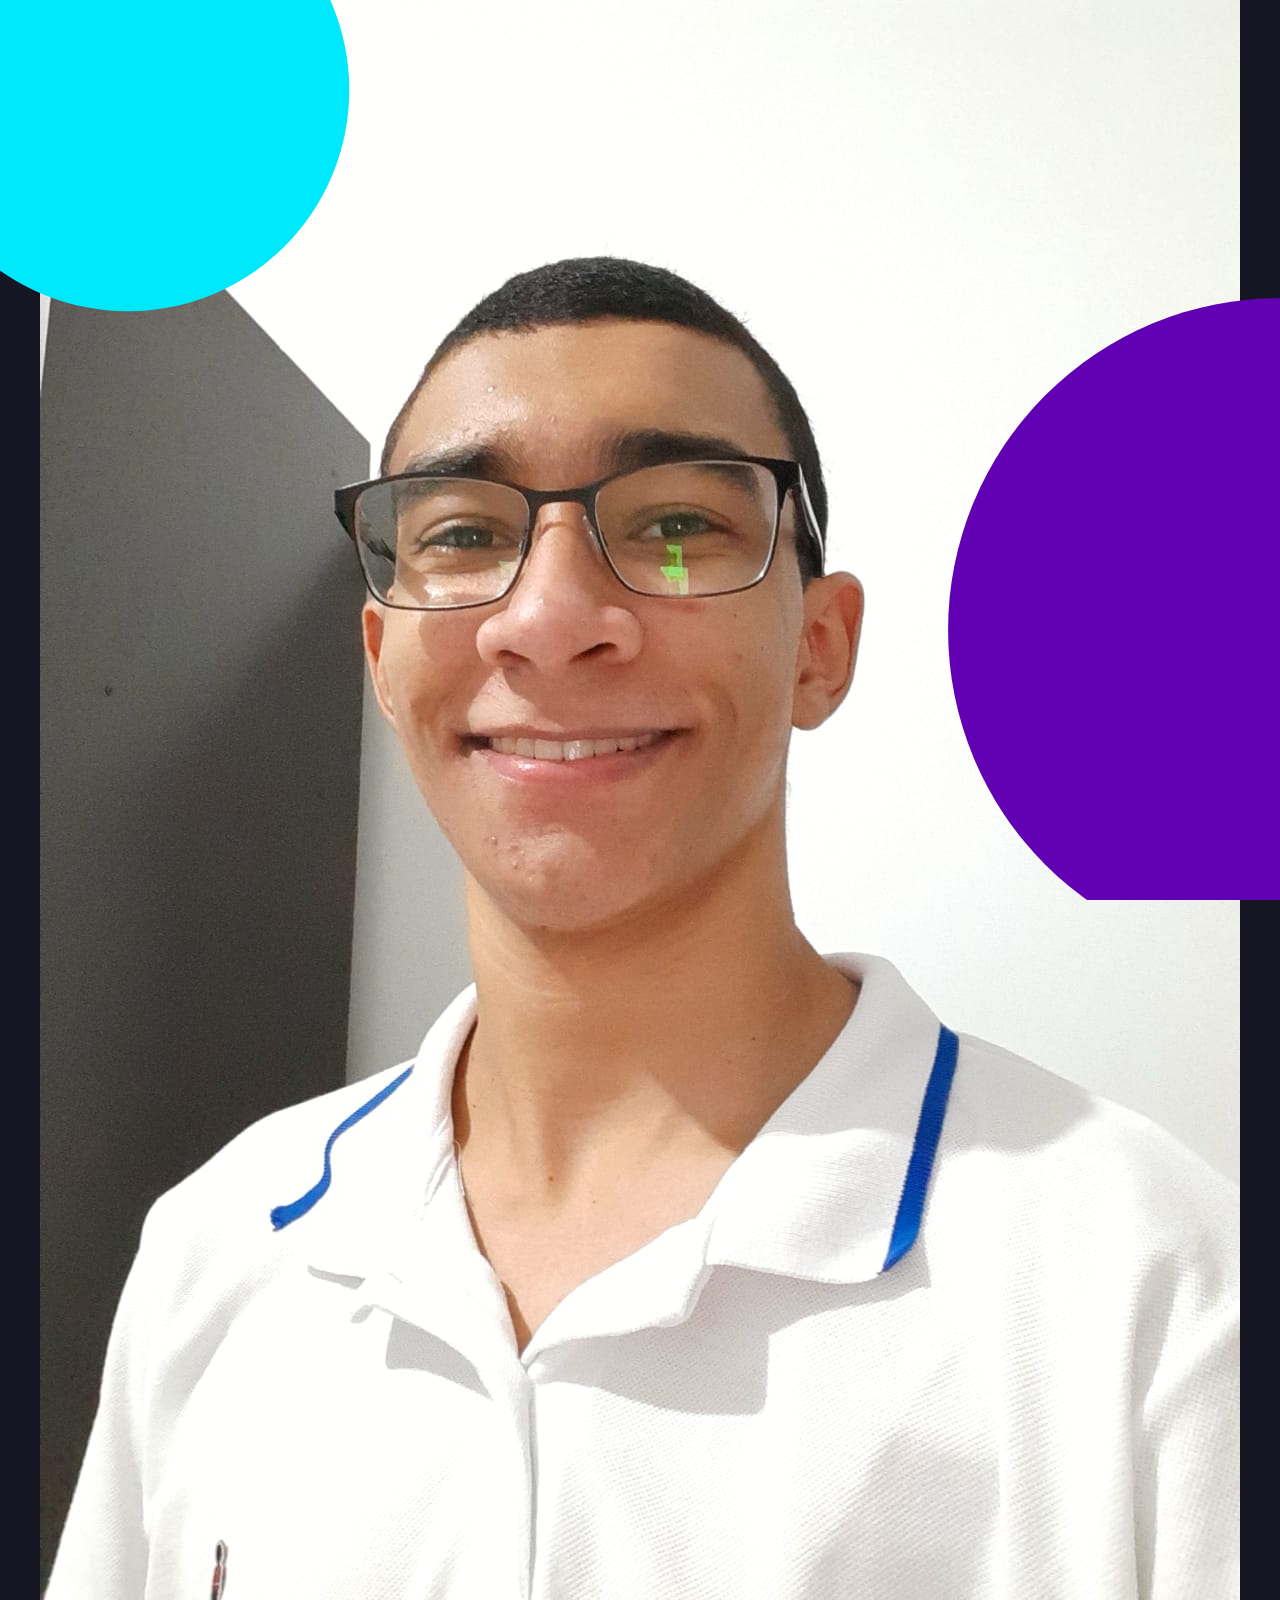
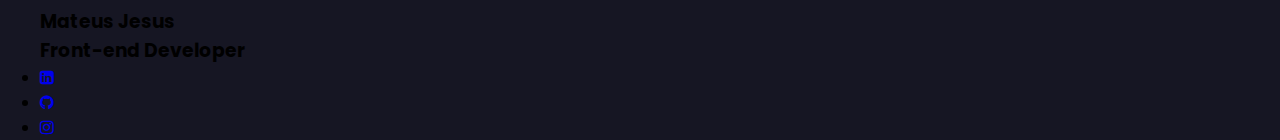
<file: Nova pasta/gmpl.html>
<!DOCTYPE html>
<html lang="pt-br">
<head>
  <meta charset="UTF-8">
  <meta name="viewport" content="width=device-width, initial-scale=1.0">
  <title>Transparent Card UI Design</title>
  <link rel="stylesheet" href="https://stackpath.bootstrapcdn.com/font-awesome/4.7.0/css/font-awesome.min.css" integrity="sha384-wvfXpqpZZVQGK6TAh5PVlGOfQNHSoD2xbE+QkPxCAFlNEevoEH3Sl0sibVcOQVnN" crossorigin="anonymous">
  <link rel="stylesheet" href="assets/css/style.css">
</head>
<body>
  <section>
    <div class="container-card">
      <div class="card">
        <div class="content">
          <div class="imgBx">
            <img src="assets/imgs/user1.jpeg">
          </div>
          <div class="contentBx">
            <h3>Mateus Jesus<br>
              <span>Front-end Developer</span>
            </h3>
            
          </div>
        </div>

        <ul class="sci">
          <li style="--i:1">
            <a href="https://www.linkedin.com/in/mateus-jesus/"><i class="fa fa-linkedin-square" aria-hidden="true"></i>
            </a>
          </li>
  
          <li style="--i:2">
            <a href="https://github.com/MateusJSouza"><i class="fa fa-github" aria-hidden="true"></i>
            </a>
          </li>
  
          <li style="--i:3">
            <a href="https://www.instagram.com/mateusj.dev/"><i class="fa fa-instagram" aria-hidden="true"></i>
            </a>
          </li>
        </ul>
      </div>
    </div>
  </section>
</body>
</html>
</file>
<file: Nova pasta/assets/css/style.css>
@import url('https://fonts.googleapis.com/css2?family=Poppins:wght@300;400;500;600&display=swap');

* {
  margin: 0;
  padding: 0;
  font-family: 'Poppins', sans-serif;
}

body {
  display: flex;
  justify-content: center;
  align-items: center;
  flex-wrap: center;
  background: #161623;
  min-height: 100vh;
}

section::before {
  content: '';
  position: absolute;
  top: 0;
  left: 0;
  width: 100%;
  height: 100%;
  background: linear-gradient(#6200B3, #6200B3);
  clip-path: circle(30% at right 70%);
}

section::after {
  content: '';
  position: absolute;
  top: 0;
  left: 0;
  width: 100%;
  height: 100%;
  background: linear-gradient(#00E8FC, #00E8FC);
  clip-path: circle(20% at 10% 10%);
}

.container {
  position: relative;
  z-index: 1;
  display: flex;
  justify-content: center; 
  align-items: center;
  flex-wrap: wrap;
  margin: 40px 0;
}

.container .card {
  position: relative;
  width: 300px;
  height: 400px;
  background: rgba(255, 255, 255, 0.05);
  margin: 20px;
  box-shadow: 0 15px 35px rgba(0,0,0,0.2);
  border-radius: 15px;
  display: flex;
  justify-content: center;
  align-items: center;
  backdrop-filter: blur(10px);
}

.container .card .content {
  position: relative;
  display: flex;
  justify-content: center;
  align-items: center;
  flex-direction: column;
  opacity: 0.5;
  transition: 0.5s;
}

.container .card:hover .content {
  opacity: 1;
  transform: translateY(-20px);
}

.container .card:hover .content {
  opacity: 1;
  transform: translateY(-20px);
}

.container .card .content .imgBx {
  position: relative;
  width: 150px;
  height: 150px;
  border-radius: 50%;
  overflow: hidden;
  border: 10px solid rgba(0,0,0,0.25);
}

.container .card .content .imgBx img {
  position: absolute;
  top: 0;
  left: 0;
  width: 100%;
  height: 100%;
  object-fit: cover;
}

.container .card .content .contentBx h3 {
  color: #fff;
  text-transform: uppercase;
  letter-spacing: 2px;
  font-weight: 500;
  font-size: 18px;
  text-align: center;
  margin: 20px 0 10px;
  line-height: 1.1rem;
} 

.container .card .content .contentBx h3 span {
  font-size: 12px;
  font-weight: 300;
  text-transform: initial;
}

.container .card .sci {
  position: absolute;
  bottom: 50px;
  display: flex;
}

.container .card .sci li {
  list-style: none;
  margin: 0 10px;
  transform: translateY(40px);
  transition: 0.5s;
  transition-delay: calc(0.1s * var(--i));
}

.container .card:hover .sci li {
  transform: translateY(0px);
  opacity: 1;
}

.container .card .sci li a {
  color: #fff;
  font-size: 24px;
}
</file>
